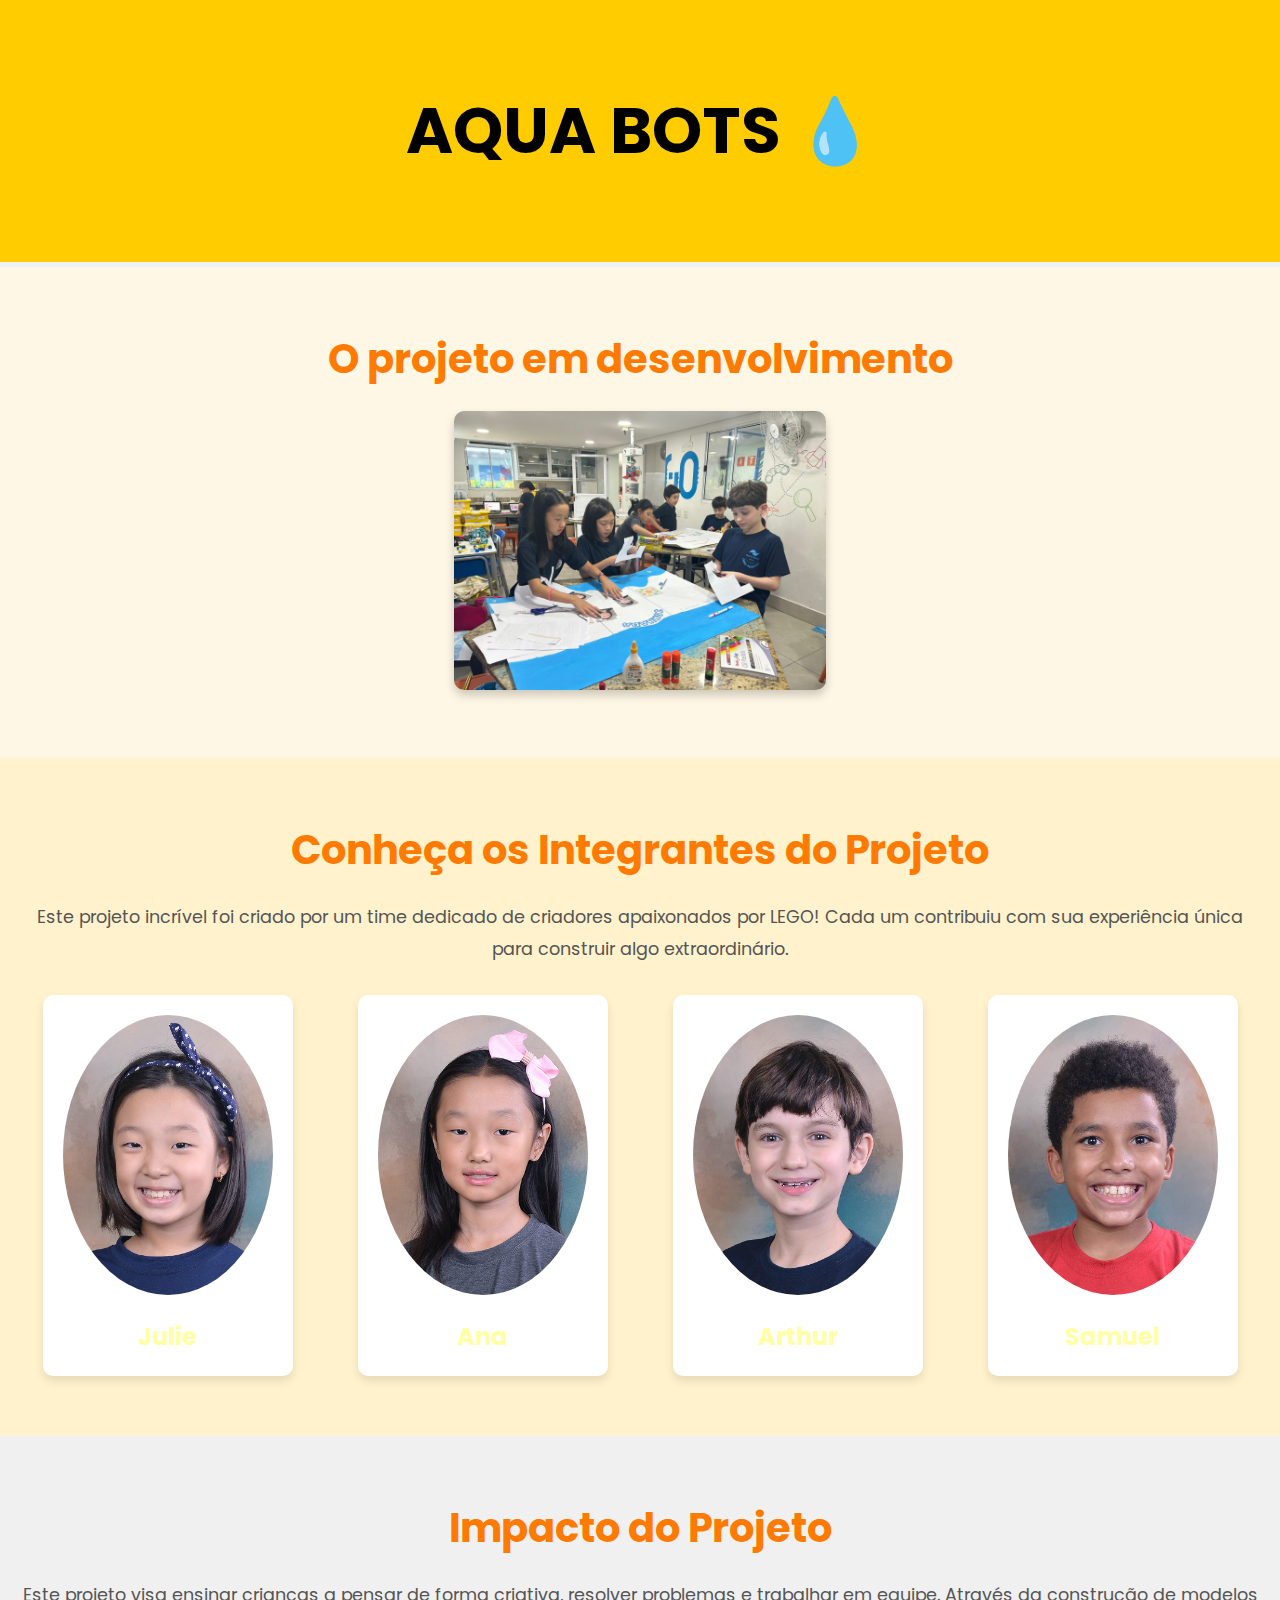
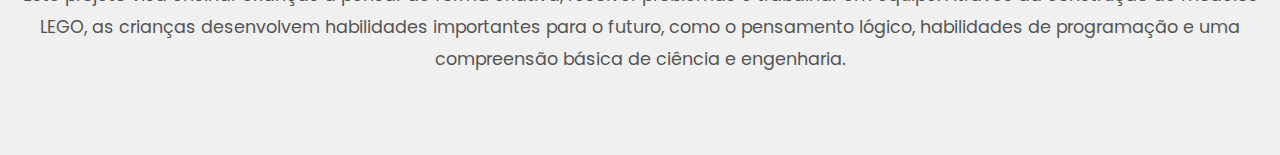
<file: aqua/index.html>
<!DOCTYPE html>
<html lang="pt-br">
<head>
  <meta charset="UTF-8">
  <meta name="viewport" content="width=device-width, initial-scale=1.0">
  <meta name="description" content="Projeto LEGO 2025 - Criatividade e Tecnologia para Crianças">
  <title>Aqua Bots</title>
  <link href="https://fonts.googleapis.com/css2?family=Poppins:wght@300;400;600&family=Roboto:wght@400;700&display=swap" rel="stylesheet">
  <link href="https://cdnjs.cloudflare.com/ajax/libs/font-awesome/6.0.0-beta3/css/all.min.css" rel="stylesheet">
  <link rel="stylesheet" href="style.css">
</head>
<body>

  <!-- Cabeçalho -->
  <header class="header">
    <div class="container">
      <h1>Aqua Bots 💧</h1>
    </div>
  </header>

  <!-- Seção de Imagens do Projeto -->
  <section class="galeria">
    <div class="container">
      <h2>O projeto em desenvolvimento</h2>
      <div class="imagens">
        <img src="projeto.jpeg" alt="Projeto LEGO 1">
      </div>
    </div>
  </section>

  <!-- Seção de Integrantes do Projeto -->
  <section class="integrantes">
    <div class="container">
      <h2>Conheça os Integrantes do Projeto</h2>
      <p>Este projeto incrível foi criado por um time dedicado de criadores apaixonados por LEGO! Cada um contribuiu com sua experiência única para construir algo extraordinário.</p>
      
      <div class="equipes">
        <div class="integrante">
          <img src="julie.jpg" alt="Integrante 1">
          <h3>Julie</h3>
        </div>
        <div class="integrante">
          <img src="ana.jpg" alt="Integrante 2">
          <h3>Ana</h3>
        </div>
        <div class="integrante">
          <img src="arthur.jpg" alt="Integrante 3">
          <h3>Arthur</h3>
        </div>
          <div class="integrante">
            <img src="samuel.jpg" alt="Integrante 3">
          <h3>Samuel</h3>
        </div>
      </div>
    </div>
  </section>

  <!-- Seção de Impacto do Projeto -->
  <section class="impacto">
    <div class="container">
      <h2>Impacto do Projeto</h2>
      <p>Este projeto visa ensinar crianças a pensar de forma criativa, resolver problemas e trabalhar em equipe. Através da construção de modelos LEGO, as crianças desenvolvem habilidades importantes para o futuro, como o pensamento lógico, habilidades de programação e uma compreensão básica de ciência e engenharia.</p>
    </div>
  </section>


</body>
</html>
</file>
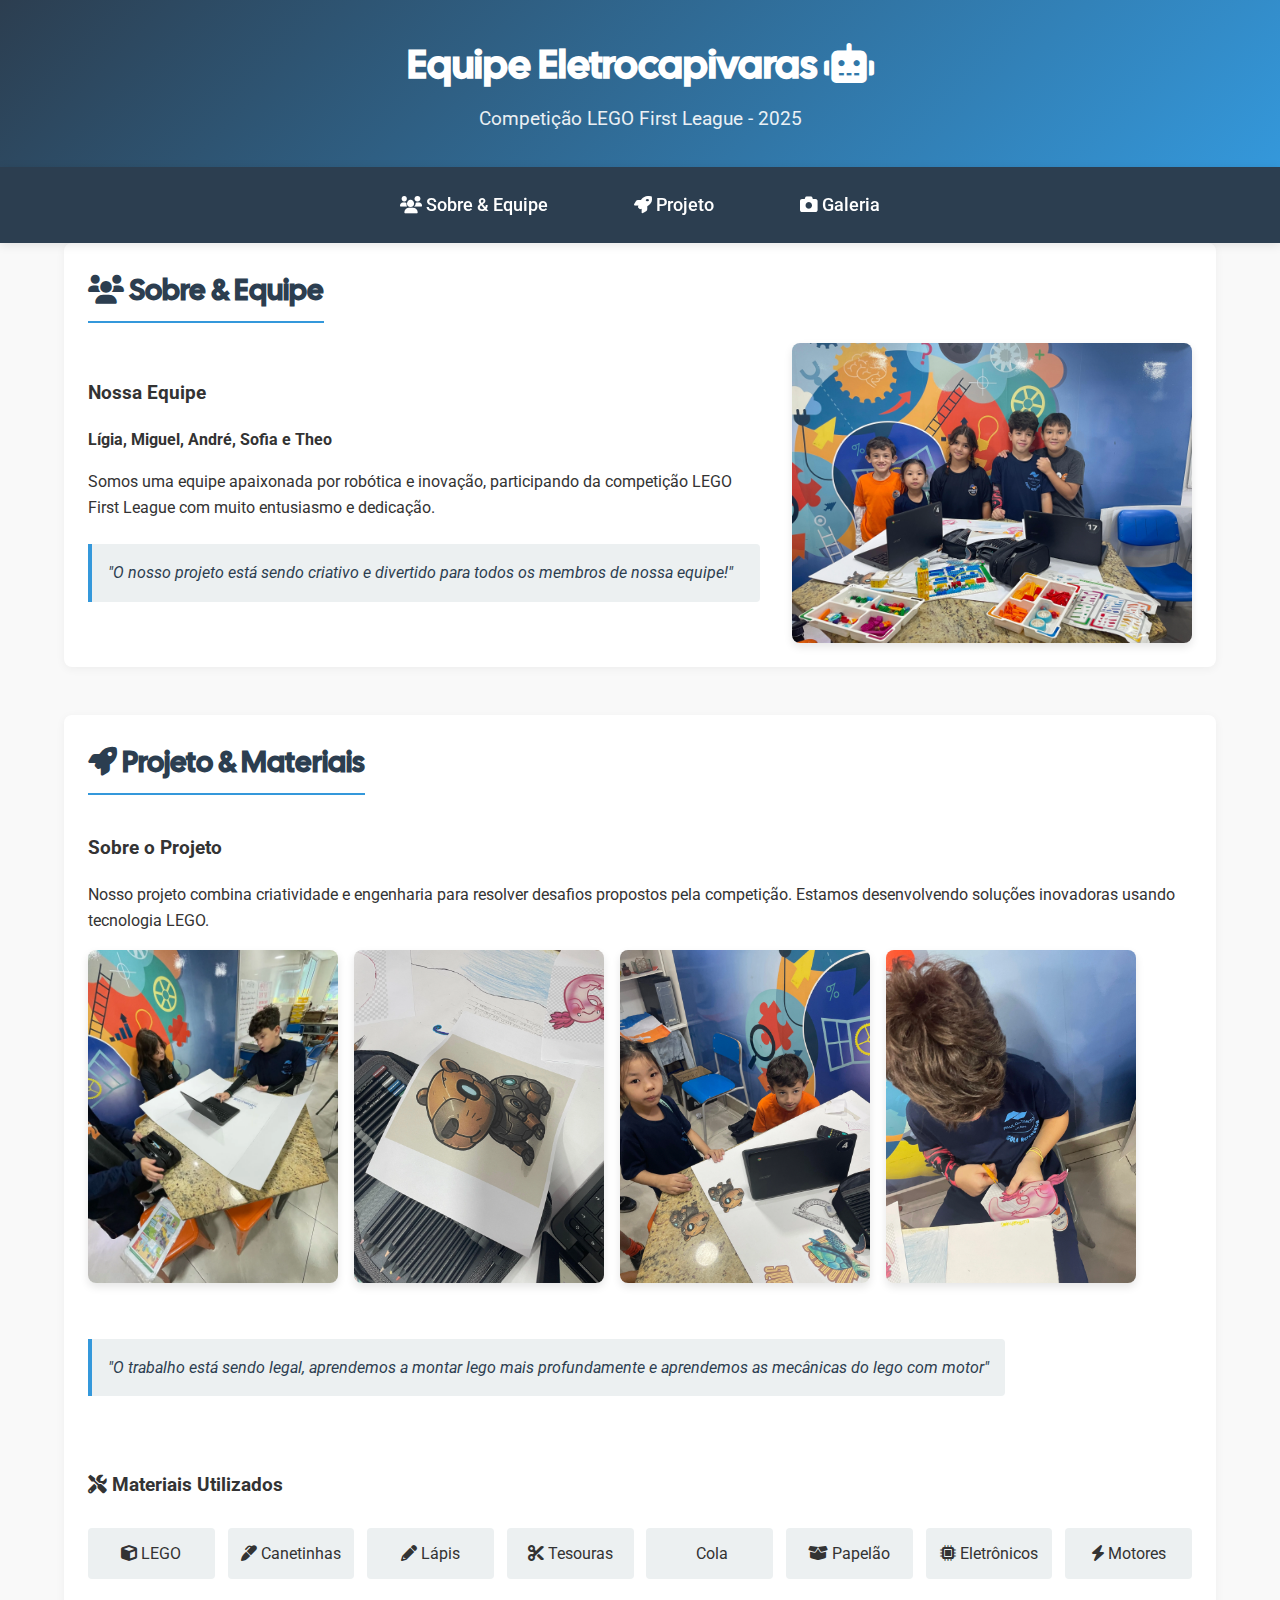
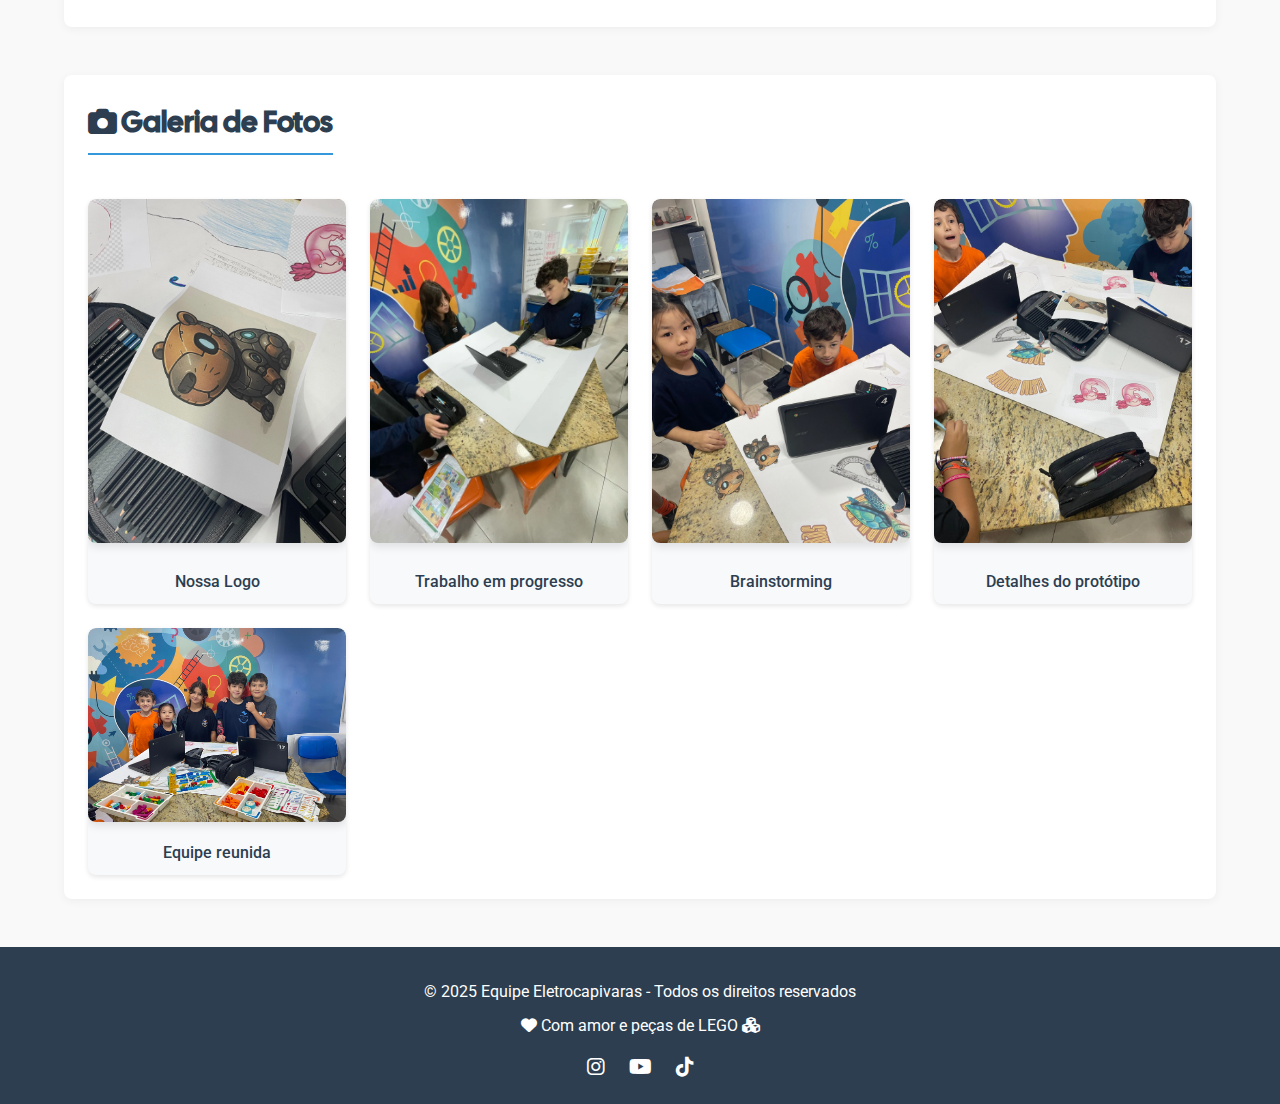
<file: capivaras/index.html>
<!DOCTYPE html>
<html lang="pt-BR">
<head>
    <meta charset="UTF-8">
    <meta name="viewport" content="width=device-width, initial-scale=1.0">
    <meta name="description" content="Site oficial da Equipe Eletrocapivaras para a competição LEGO First League 2025">
    <title>Equipe Eletrocapivaras - LEGO First League 2025</title>
    <link rel="stylesheet" href="style.css">
    <link rel="preconnect" href="https://fonts.googleapis.com">
    <link rel="preconnect" href="https://fonts.gstatic.com" crossorigin>
    <link href="https://fonts.googleapis.com/css2?family=Cal+Sans&family=Roboto:wght@400;700&display=swap" rel="stylesheet">
    <link rel="stylesheet" href="https://cdnjs.cloudflare.com/ajax/libs/font-awesome/6.0.0-beta3/css/all.min.css">
    <style>
        :root {
            --primary-color: #2c3e50;
            --secondary-color: #3498db;
            --accent-color: #e74c3c;
            --light-color: #ecf0f1;
            --dark-color: #2c3e50;
        }
        
        body {
            font-family: 'Roboto', sans-serif;
            line-height: 1.6;
            color: #333;
            margin: 0;
            padding: 0;
            background-color: #f9f9f9;
        }
        
        .container {
            width: 90%;
            max-width: 1200px;
            margin: 0 auto;
            padding: 0 15px;
        }
        
        header {
            background: linear-gradient(135deg, var(--primary-color), var(--secondary-color));
            color: white;
            padding: 2rem 0;
            text-align: center;
            box-shadow: 0 4px 12px rgba(0,0,0,0.1);
        }
        
        header h1 {
            margin: 0;
            font-size: 2.5rem;
            font-family: 'Cal Sans', sans-serif;
        }
        
        header p {
            margin: 0.5rem 0 0;
            font-size: 1.2rem;
            opacity: 0.9;
        }
        
        nav {
            background-color: var(--dark-color);
            position: sticky;
            top: 0;
            z-index: 100;
            box-shadow: 0 2px 10px rgba(0,0,0,0.1);
        }
        
        nav ul {
            list-style: none;
            padding: 0;
            margin: 0;
            display: flex;
            justify-content: center;
            gap: 1.5rem;
        }
        
        nav li {
            padding: 1rem 0;
        }
        
        nav a {
            color: white;
            text-decoration: none;
            font-weight: 500;
            font-size: 1.1rem;
            padding: 0.5rem 1rem;
            border-radius: 4px;
            transition: all 0.3s ease;
        }
        
        nav a:hover {
            background-color: var(--secondary-color);
            transform: translateY(-2px);
        }
        
        main {
            padding: 2rem 0;
        }
        
        section {
            margin-bottom: 3rem;
            padding: 1.5rem;
            background-color: white;
            border-radius: 8px;
            box-shadow: 0 2px 10px rgba(0,0,0,0.05);
        }
        
        h2 {
            color: var(--primary-color);
            font-family: 'Cal Sans', sans-serif;
            margin-top: 0;
            border-bottom: 2px solid var(--secondary-color);
            padding-bottom: 0.5rem;
            display: inline-block;
        }
        
        .projeto-descricao, .projeto-content {
            display: flex;
            flex-wrap: wrap;
            gap: 2rem;
            align-items: center;
            justify-content: space-between;
        }
        
        .equipe-info, .projeto-info, .materiais-info {
            flex: 1;
            min-width: 300px;
        }
        
        blockquote {
            font-style: italic;
            color: var(--dark-color);
            padding: 1rem;
            background-color: var(--light-color);
            border-left: 4px solid var(--secondary-color);
            border-radius: 0 4px 4px 0;
            margin: 1.5rem 0;
        }
        
        .materiais-lista {
            display: grid;
            grid-template-columns: repeat(auto-fill, minmax(120px, 1fr));
            gap: 0.8rem;
            padding: 0;
        }
        
        .materiais-lista li {
            list-style: none;
            background-color: var(--light-color);
            padding: 0.8rem;
            border-radius: 4px;
            text-align: center;
            transition: all 0.3s ease;
            cursor: default;
        }
        
        .materiais-lista li:hover {
            background-color: var(--secondary-color);
            color: white;
            transform: translateY(-3px);
        }
        
        .galeria-fotos {
            display: grid;
            grid-template-columns: repeat(auto-fill, minmax(250px, 1fr));
            gap: 1.5rem;
            margin-top: 1.5rem;
        }
        
        .galeria-item {
            text-align: center;
            transition: all 0.3s ease;
        }
        
        .galeria-item:hover {
            transform: translateY(-5px);
        }
        
        .galeria-item img {
            border-radius: 8px;
            box-shadow: 0 4px 8px rgba(0,0,0,0.1);
            transition: all 0.3s ease;
        }
        
        .galeria-item:hover img {
            box-shadow: 0 8px 16px rgba(0,0,0,0.15);
        }
        
        .galeria-item p {
            margin-top: 0.5rem;
            font-weight: 500;
            color: var(--dark-color);
        }
        
        .img1 {
            max-width: 100%;
            height: auto;
            border-radius: 8px;
            box-shadow: 0 4px 8px rgba(0,0,0,0.1);
            transition: all 0.3s ease;
        }
        
        .img1:hover {
            transform: scale(1.03);
            box-shadow: 0 6px 12px rgba(0,0,0,0.15);
        }
        
        footer {
            background-color: var(--dark-color);
            color: white;
            text-align: center;
            padding: 1.5rem 0;
            margin-top: 2rem;
        }
        
        footer p {
            margin: 0.5rem 0;
        }
        
        @media (max-width: 768px) {
            nav ul {
                flex-direction: column;
                gap: 0;
            }
            
            nav li {
                padding: 0.5rem 0;
                text-align: center;
            }
            
            .projeto-descricao, .projeto-content {
                flex-direction: column;
            }
            
            .equipe-info, .projeto-info, .materiais-info {
                min-width: 100%;
            }
        }
    </style>
</head>
<body>
    <header>
        <div class="container">
            <h1>Equipe Eletrocapivaras <i class="fas fa-robot"></i></h1>
            <p>Competição LEGO First League - 2025</p>
        </div>
    </header>

    <nav>
        <div class="container">
            <ul>
                <li><a href="#sobre"><i class="fas fa-users"></i> Sobre & Equipe</a></li>
                <li><a href="#projeto"><i class="fas fa-rocket"></i> Projeto</a></li>
                <li><a href="#galeria"><i class="fas fa-camera"></i> Galeria</a></li>
            </ul>
        </div>
    </nav>

    <main class="container">
        <section id="sobre">
            <h2><i class="fas fa-users"></i> Sobre & Equipe</h2>
            <div class="projeto-descricao">
                <div class="equipe-info">
                    <h3>Nossa Equipe</h3>
                    <p><strong>Lígia, Miguel, André, Sofia e Theo</strong></p>
                    <p>Somos uma equipe apaixonada por robótica e inovação, participando da competição LEGO First League com muito entusiasmo e dedicação.</p>
                    <blockquote>"O nosso projeto está sendo criativo e divertido para todos os membros de nossa equipe!"</blockquote>
                </div>
                <img class="img1" src="fotos/grupo.webp" alt="Foto da equipe" style="max-width: 400px;">   
            </div>
        </section>

        <section id="projeto">
            <h2><i class="fas fa-rocket"></i> Projeto & Materiais</h2>
            <div class="projeto-content">
                <div class="projeto-info">
                    <h3>Sobre o Projeto</h3>
                    <p>Nosso projeto combina criatividade e engenharia para resolver desafios propostos pela competição. Estamos desenvolvendo soluções inovadoras usando tecnologia LEGO.</p>
                    <div class="projeto-info">
                        
                        <div style="display: flex; flex-wrap: wrap; gap: 1rem; margin-top: 1rem;">
                            <img class="img1" src="fotos/trabalho.webp" alt="Trabalho em equipe" style="max-width: 250px;">
                            <img class="img1" src="fotos/capivara.webp" alt="Mascote capivara" style="max-width: 250px;">
                            <img class="img1" src="fotos/dois.webp" alt="Projeto em construção" style="max-width: 250px;">
                            <img class="img1" src="fotos/cima.webp" alt="Visão superior do projeto" style="max-width: 250px;">
                        </div>
                    </div>
                </div>
                <div>
                    <blockquote>"O trabalho está sendo legal, aprendemos a montar lego mais profundamente e aprendemos as mecânicas do lego com motor"</blockquote>
                </div>
                <div class="materiais-info">
                    <h3><i class="fas fa-tools"></i> Materiais Utilizados</h3>
                    <ul class="materiais-lista">
                        <li><i class="fas fa-cube"></i> LEGO</li>
                        <li><i class="fas fa-marker"></i> Canetinhas</li>
                        <li><i class="fas fa-pencil-alt"></i> Lápis</li>
                        <li><i class="fas fa-cut"></i> Tesouras</li>
                        <li><i class="fas fa-glue"></i> Cola</li>
                        <li><i class="fas fa-box-open"></i> Papelão</li>
                        <li><i class="fas fa-microchip"></i> Eletrônicos</li>
                        <li><i class="fas fa-bolt"></i> Motores</li>
                    </ul>
                </div>
            </div>
        </section>

        <section id="galeria">
            <h2><i class="fas fa-camera"></i> Galeria de Fotos</h2>
            <div class="galeria-fotos">
                <div class="galeria-item">
                    <img class="img1" src="fotos/capivara.webp" alt="Equipe trabalhando">
                    <p>Nossa Logo</p>
                </div>
                <div class="galeria-item">
                    <img class="img1" src="fotos/trabalho.webp" alt="Projeto em andamento">
                    <p>Trabalho em progresso</p>
                </div>
                <div class="galeria-item">
                    <img class="img1" src="fotos/dois.webp" alt="Equipe planejando">
                    <p>Brainstorming</p>
                </div>
                <div class="galeria-item">
                    <img class="img1" src="fotos/carinha feliz.webp" alt="Detalhes do projeto">
                    <p>Detalhes do protótipo</p>
                </div>
                <div class="galeria-item" style="display: flex; flex-direction: column; align-items: center;">
                    <img class="img1" src="fotos/grupo.webp" alt="Equipe trabalhando">
                    <p>Equipe reunida</p>
                </div>
            </div>
        </section>
    </main>

    <footer>
        <div class="container">
            <p>&copy; 2025 Equipe Eletrocapivaras - Todos os direitos reservados</p>
            <p><i class="fas fa-heart"></i> Com amor e peças de LEGO <i class="fas fa-cubes"></i></p>
            <div style="margin-top: 1rem;">
                <a href="#" style="color: white; margin: 0 10px;"><i class="fab fa-instagram fa-lg"></i></a>
                <a href="#" style="color: white; margin: 0 10px;"><i class="fab fa-youtube fa-lg"></i></a>
                <a href="#" style="color: white; margin: 0 10px;"><i class="fab fa-tiktok fa-lg"></i></a>
            </div>
        </div>
    </footer>
</body>
</html>
</file>
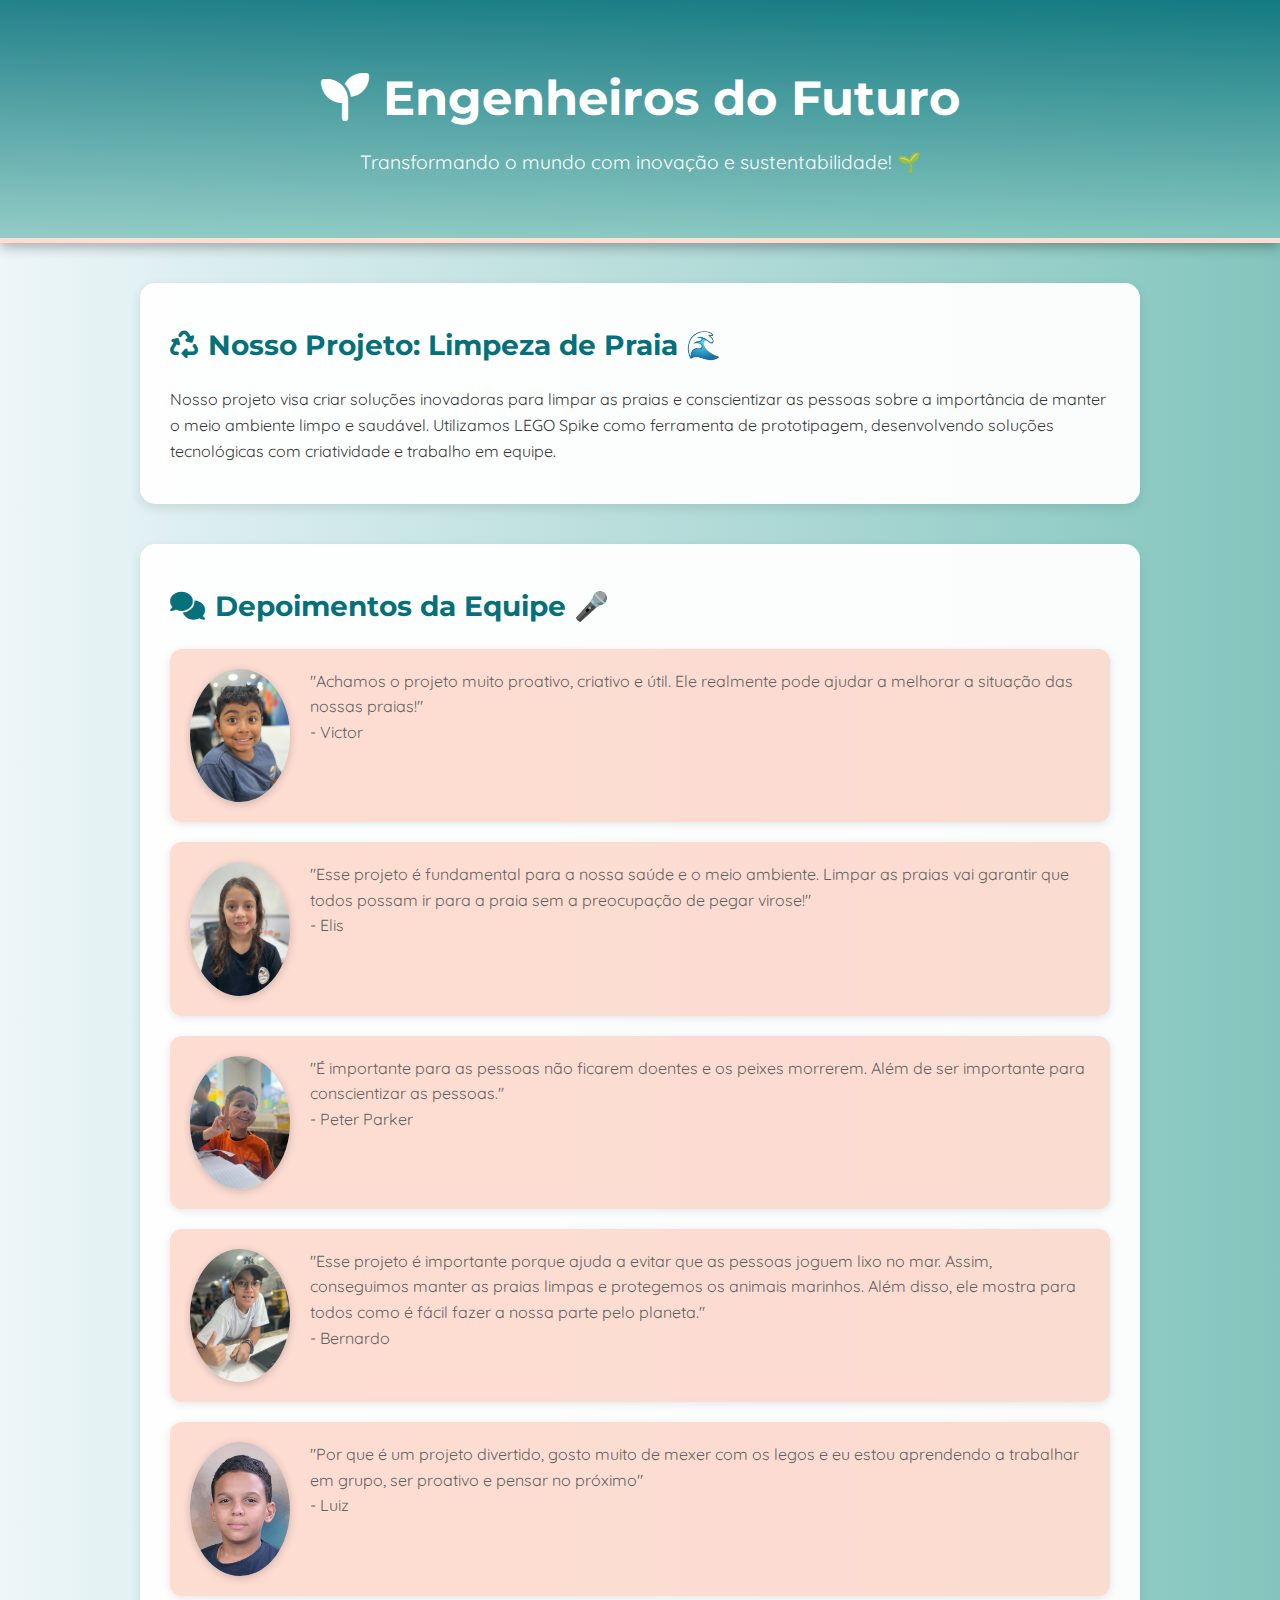
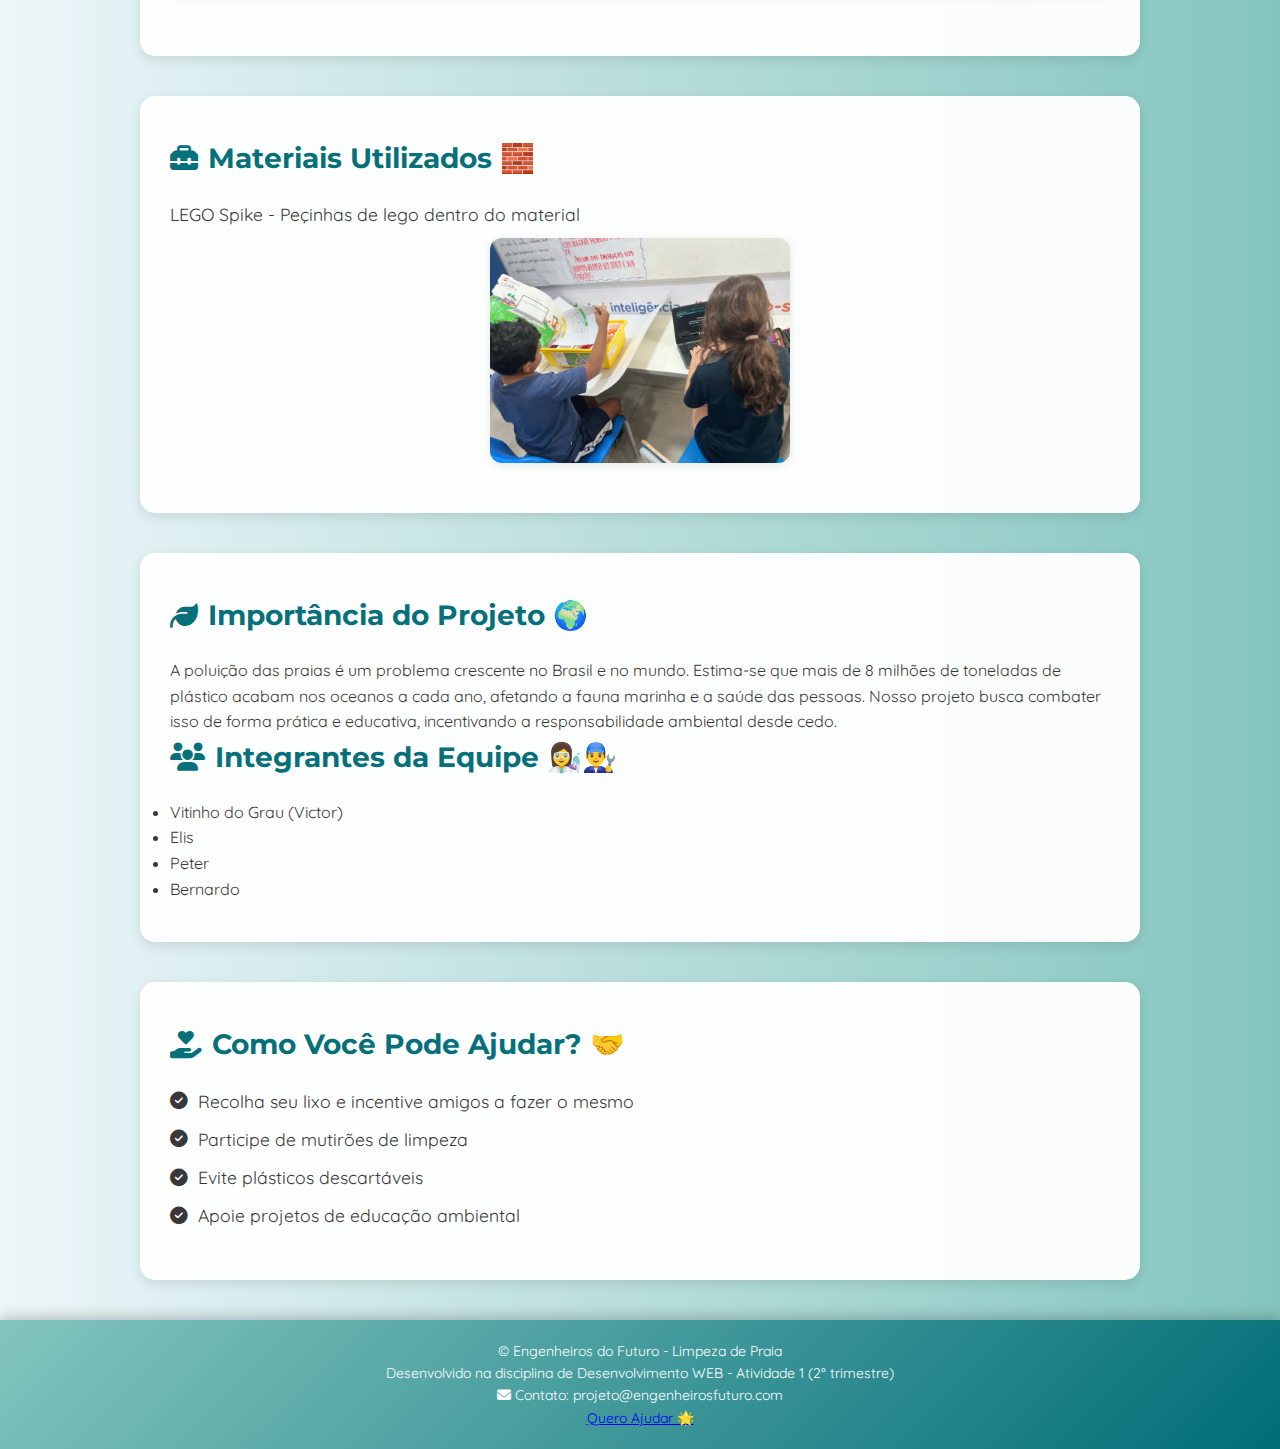
<file: engenheiros/index.html>
<!DOCTYPE html>
<html lang="pt-BR">
<head>
  <meta charset="UTF-8" />
  <meta name="viewport" content="width=device-width, initial-scale=1.0" />
  <title>Engenheiros do Futuro - Limpeza de Praia</title>
  <link href="https://fonts.googleapis.com/css2?family=Montserrat:wght@600&family=Quicksand:wght@400&display=swap" rel="stylesheet">
  <link rel="stylesheet" href="https://cdnjs.cloudflare.com/ajax/libs/font-awesome/6.5.0/css/all.min.css">
  <link rel="stylesheet" href="Desenvolvimento.css">
</head>
<body>
  <div class="lego-canto"></div>

  <header class="cabecalho">
    <h1><i class="fas fa-seedling"></i> Engenheiros do Futuro</h1>
    <p>Transformando o mundo com inovação e sustentabilidade! 🌱</p>
  </header>

  <section class="sobre fade-in">
    <h2><i class="fas fa-recycle"></i> Nosso Projeto: Limpeza de Praia 🌊</h2>
    <p>Nosso projeto visa criar soluções inovadoras para limpar as praias e conscientizar as pessoas sobre a importância de manter o meio ambiente limpo e saudável. Utilizamos LEGO Spike como ferramenta de prototipagem, desenvolvendo soluções tecnológicas com criatividade e trabalho em equipe.</p>
  </section>

  <section class="depoimentos fade-in">
    <h2><i class="fas fa-comments"></i> Depoimentos da Equipe 🎤</h2>
    <div class="card">
      <img src="fotos/FOTO1.jpeg" alt="Vitinho do Grau" class="imagem-depoente">
      <p>"Achamos o projeto muito proativo, criativo e útil. Ele realmente pode ajudar a melhorar a situação das nossas praias!"</p>
      <span>- Victor</span>
    </div>
    <div class="card">
      <img src="fotos/FOTOS2.webp" alt="Elis" class="imagem-depoente">
      <p>"Esse projeto é fundamental para a nossa saúde e o meio ambiente. Limpar as praias vai garantir que todos possam ir para a praia sem a preocupação de pegar virose!"</p>
      <span>- Elis</span>
    </div>
    <div class="card">
      <img src="fotos/FOTO5.webp" alt="Peter Parker" class="imagem-depoente">
      <p>"É importante para as pessoas não ficarem doentes e os peixes morrerem. Além de ser importante para conscientizar as pessoas."</p>
      <span>- Peter Parker</span>
    </div>
    <div class="card">
      <img src="fotos/FOTO4.webp" alt="Bernardo" class="imagem-depoente">
      <p>"Esse projeto é importante porque ajuda a evitar que as pessoas joguem lixo no mar. Assim, conseguimos manter as praias limpas e protegemos os animais marinhos. Além disso, ele mostra para todos como é fácil fazer a nossa parte pelo planeta."</p>
      <span>- Bernardo</span>
    </div>
    <div class="card">
      <img src="fotos/luiz.jpg" alt="Bernardo" class="imagem-depoente">
      <p>"Por que é um projeto divertido, gosto muito de mexer com os legos e eu estou aprendendo a trabalhar em grupo, ser proativo e pensar no próximo"</p>
      <span>- Luiz</span>
    </div>
  </section>

  <section class="materiais fade-in">
    <h2><i class="fas fa-toolbox"></i> Materiais Utilizados 🧱</h2>
    <ul>
      <li>LEGO Spike - Peçinhas de lego dentro do material</li>
    </ul>
    <img src="fotos/FOTOS3.jpeg" alt="LEGO Spike sendo utilizado" class="imagem-ilustrativa">
  </section>

  <section class="informacoes fade-in">
    <h2><i class="fas fa-leaf"></i> Importância do Projeto 🌍</h2>
    <p>A poluição das praias é um problema crescente no Brasil e no mundo. Estima-se que mais de 8 milhões de toneladas de plástico acabam nos oceanos a cada ano, afetando a fauna marinha e a saúde das pessoas. Nosso projeto busca combater isso de forma prática e educativa, incentivando a responsabilidade ambiental desde cedo.</p>

    <h2><i class="fas fa-users"></i> Integrantes da Equipe 👩‍🔬👨‍🔧</h2>
    <ul>
      <li>Vitinho do Grau (Victor)</li>
      <li>Elis</li>
      <li>Peter</li>
      <li>Bernardo</li>
    </ul>
  </section>

  <section class="ajuda fade-in">
    <h2><i class="fas fa-hand-holding-heart"></i> Como Você Pode Ajudar? 🤝</h2>
    <ul>
      <li><i class="fas fa-check-circle"></i> Recolha seu lixo e incentive amigos a fazer o mesmo</li>
      <li><i class="fas fa-check-circle"></i> Participe de mutirões de limpeza</li>
      <li><i class="fas fa-check-circle"></i> Evite plásticos descartáveis</li>
      <li><i class="fas fa-check-circle"></i> Apoie projetos de educação ambiental</li>
    </ul>
  </section>

  <footer class="rodape">
    <p>© Engenheiros do Futuro - Limpeza de Praia</p>
    <p>Desenvolvido na disciplina de Desenvolvimento WEB - Atividade 1 (2° trimestre)</p>
    <p><i class="fas fa-envelope"></i> Contato: projeto@engenheirosfuturo.com</p>
    <a href="#" class="botao-lego">Quero Ajudar 🌟</a>
  </footer>
</body>
</html>
</file>
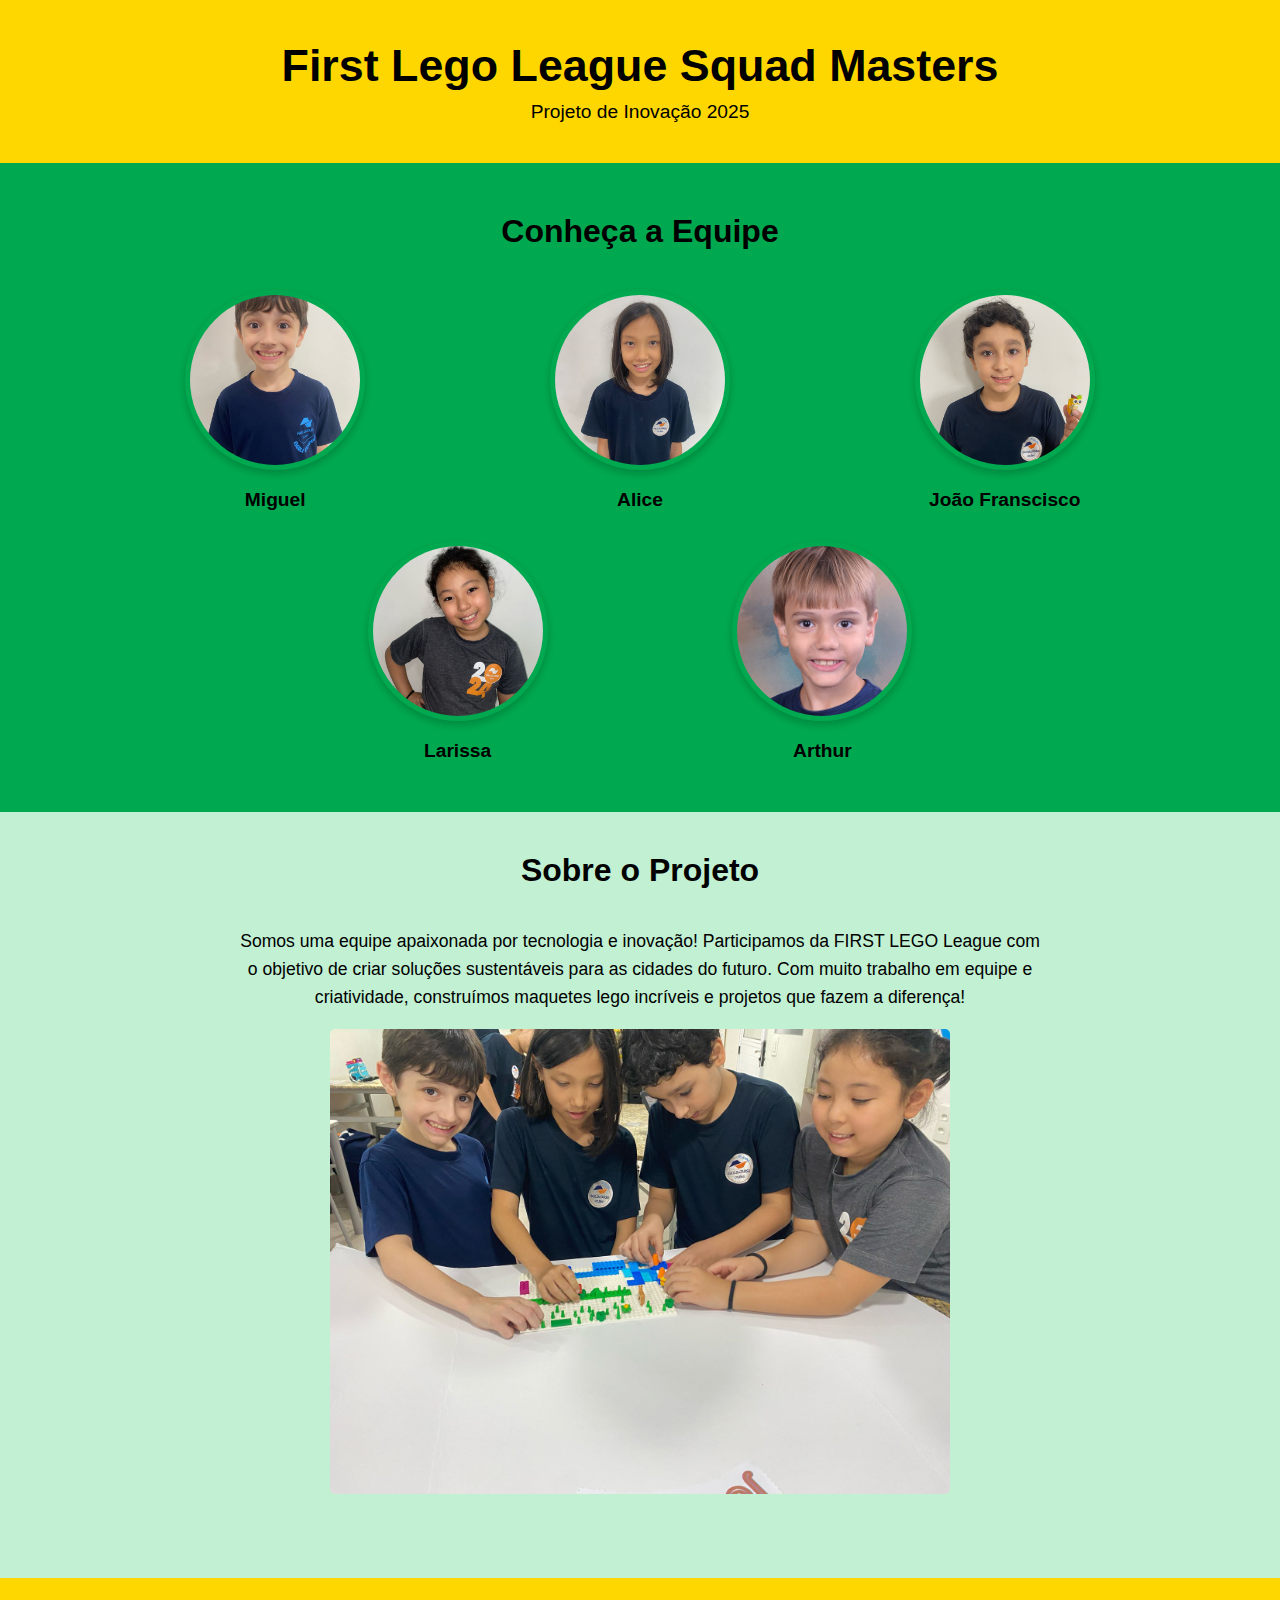
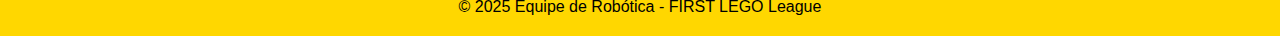
<file: squad/index.html>
<!DOCTYPE html>
<html lang="pt-BR">
<head>
  <meta charset="UTF-8">
  <meta name="viewport" content="width=device-width, initial-scale=1">
  <title>Equipe FIRST LEGO League</title>
  <link rel="stylesheet" href="style.css">
</head>
<body>

<header>
  <div class="container">
    <h1>First Lego League Squad Masters </h1>
    <p>Projeto de Inovação 2025</p>
  </div>
</header>

<section class="participants">
  <div class="container">
    <h2>Conheça a Equipe</h2>
    <div class="team">
      <div class="member">
        <img src="imagem-miguel.jpg" alt="Miguel">
        <h3>Miguel</h3>
      </div>
      
      <div class="member">
        <img src="imagem-livia.jpg" alt="Livia">
        <h3>Alice</h3>
      </div>

      <div class="member">
        <img src="imagem-joão.jpg" alt="João Franscisco">
        <h3>João Franscisco</h3>
      </div>
      <div class="member">
        <img src="imagem-aluna.jpeg" alt="aluna4">
        <h3>Larissa</h3>
      </div>

      <div class="member">
        <img src="arthur.jpg" alt="aluna4">
        <h3>Arthur</h3>
      </div>

    </div>
  </div>
</section>

<section class="description">
  <div class="container">
    <h2>Sobre o Projeto</h2>
    <br>
    <p>
      Somos uma equipe apaixonada por tecnologia e inovação! Participamos da FIRST LEGO League com o objetivo de criar soluções sustentáveis para as cidades do futuro. Com muito trabalho em equipe e criatividade, construímos maquetes lego incríveis e projetos que fazem a diferença!
    </p>
  </div>
    <br>
   <img style="border-radius: 5px;" src="imagem-grupo.jpg" alt="Grupo">
  
</section>

<footer>
  <div class="container">
    <p>© 2025 Equipe de Robótica - FIRST LEGO League</p>
  </div>
</footer>

</body>
</html>
</file>
<file: capivaras/style.css>
/* Estilos gerais */
body {
  font-family: 'Roboto', sans-serif;
  line-height: 1.6;
  margin: 0;
  padding: 0;
  color: #333;
  background-color: #f9f9f9;
}

.container {
  width: 90%;
  max-width: 1200px;
  margin: 0 auto;
  padding: 20px 0;
}

/* Cabeçalho */
header {
  background-color: #2c3e50;
  color: white;
  text-align: center;
  padding: 30px 0;
  box-shadow: 0 2px 5px rgba(0,0,0,0.1);
}

header h1 {
  font-family: 'Cal Sans', sans-serif;
  font-size: 2.5em;
  margin: 0;
}

header p {
  margin: 10px 0 0;
  font-size: 1.2em;
}

/* Navegação */
nav {
  background-color: #34495e;
  box-shadow: 0 2px 5px rgba(0,0,0,0.1);
}

nav ul {
  list-style: none;
  padding: 0;
  margin: 0;
  display: flex;
  justify-content: center;
}

nav li {
  margin: 0 15px;
}

nav a {
  color: white;
  text-decoration: none;
  padding: 15px 10px;
  display: block;
  font-weight: bold;
  font-size: 1.1em;
}

/* Seções */
section {
  margin-bottom: 40px;
  padding: 30px 0;
  background-color: white;
  border-radius: 8px;
  box-shadow: 0 2px 5px rgba(0,0,0,0.05);
  padding: 20px;
}

h2 {
  font-family: 'Cal Sans', sans-serif;
  color: #2c3e50;
  border-bottom: 2px solid #3498db;
  padding-bottom: 10px;
  margin-bottom: 20px;
  font-size: 1.8em;
}

/* Sobre & Equipe */
.projeto-descricao {
  display: flex;
  flex-wrap: wrap;
  align-items: center;
  gap: 30px;
}

.equipe-info {
  flex: 1;
  min-width: 300px;
}

blockquote {
  font-style: italic;
  background-color: #f8f9fa;
  padding: 15px;
  border-left: 4px solid #3498db;
  margin: 20px 0;
}

/* Projeto & Materiais */
.projeto-content {
  display: flex;
  flex-wrap: wrap;
  gap: 30px;
}

.projeto-info {
  flex: 2;
  min-width: 300px;
}

.materiais-info {
  flex: 1;
  min-width: 250px;
}

.materiais-lista {
  list-style-type: none;
  padding: 0;
}

.materiais-lista li {
  background-color: #f8f9fa;
  margin: 8px 0;
  padding: 10px 15px;
  border-radius: 4px;
  transition: background-color 0.2s;
}

.materiais-lista li:hover {
  background-color: #e9ecef;
}

/* Galeria */
.galeria-fotos {
  display: grid;
  grid-template-columns: repeat(auto-fill, minmax(250px, 1fr));
  gap: 20px;
}

.galeria-item {
  background-color: #f8f9fa;
  border-radius: 8px;
  overflow: hidden;
  box-shadow: 0 2px 5px rgba(0,0,0,0.1);
  transition: transform 0.2s, box-shadow 0.2s;
}

.galeria-item:hover {
  transform: translateY(-5px);
  box-shadow: 0 5px 15px rgba(0,0,0,0.1);
}

.galeria-item p {
  padding: 10px;
  text-align: center;
  margin: 0;
  font-weight: bold;
}

/* Rodapé */
footer {
  background-color: #2c3e50;
  color: white;
  text-align: center;
  padding: 20px 0;
  margin-top: 40px;
}

footer p {
  margin: 5px 0;
}

/* Efeitos */
.zoom {
  transition: transform .2s;
}

.zoom:hover {
  transform: scale(1.05);
}

.img1 {
  max-width: 100%;
  height: auto;
  border-radius: 8px;
  box-shadow: 0 4px 8px rgba(0,0,0,0.1);
  transition: transform .2s, box-shadow .2s;
}

.img1:hover {
  transform: scale(1.03);
  box-shadow: 0 6px 12px rgba(0,0,0,0.15);
}

/* Responsividade */
@media (max-width: 768px) {
  nav ul {
      flex-direction: column;
      align-items: center;
  }
  
  nav li {
      margin: 5px 0;
  }
  
  .projeto-descricao, .projeto-content {
      flex-direction: column;
  }
  
  .galeria-fotos {
      grid-template-columns: 1fr;
  }
  .galeria-item img {
    display: block;
    margin: 0 auto;
    border-radius: 8px;
    box-shadow: 0 4px 8px rgba(0,0,0,0.1);
    transition: all 0.3s ease;
}
}
</file>
<file: engenheiros/Desenvolvimento.css>
body {
  font-family: 'Quicksand', sans-serif;
  background: url('https://www.transparenttextures.com/patterns/lego.png'), linear-gradient(to right, #edf6f9, #83c5be);
  color: #333;
  line-height: 1.6;
  background-repeat: repeat;
}

* {
  margin: 0;
  padding: 0;
  box-sizing: border-box;
}

.cabecalho {
  background:
    linear-gradient(rgba(0, 109, 119, 0.85), rgba(131, 197, 190, 0.85)),
    url('https://images.unsplash.com/photo-1507525428034-b723cf961d3e?auto=format&fit=crop&w=1600&q=80') center/cover no-repeat;
  color: white;
  text-align: center;
  padding: 60px 20px;
  box-shadow: 0 4px 12px rgba(0, 0, 0, 0.3);
  border-bottom: 5px solid #ffddd2;
}

.cabecalho h1 {
  font-family: 'Montserrat', sans-serif;
  font-size: 3em;
  margin-bottom: 10px;
}

.cabecalho p {
  font-size: 1.2em;
}

section {
  background: white;
  margin: 40px auto;
  padding: 40px 30px;
  width: 90%;
  max-width: 1000px;
  border-radius: 15px;
  box-shadow: 0 4px 12px rgba(0, 0, 0, 0.1);
  opacity: 0.97;
  transition: transform 0.3s ease, opacity 0.5s ease;
}

section:hover {
  transform: scale(1.01);
}

h2 {
  color: #006d77;
  margin-bottom: 20px;
  font-size: 28px;
  font-family: 'Montserrat', sans-serif;
  display: flex;
  align-items: center;
  gap: 10px;
}

.card {
  background: #ffddd2;
  padding: 20px;
  margin: 20px 0;
  border-radius: 12px;
  color: #5e5e5e;
  box-shadow: 0 2px 8px rgba(0, 0, 0, 0.1);
  position: relative;
  overflow: auto;
}

/* AQUI FOI REMOVIDO O ::before COM O EMOJI */

.materiais ul,
.ajuda ul {
  list-style: none;
  padding-left: 0;
  font-size: 1.1em;
}

.ajuda ul li {
  margin-bottom: 10px;
  display: flex;
  align-items: center;
  gap: 10px;
  color: #333;
}

.rodape {
  background: linear-gradient(135deg, #83c5be, #006d77);
  text-align: center;
  color: white;
  padding: 20px;
  margin-top: 40px;
  font-size: 14px;
  box-shadow: 0 -4px 12px rgba(0, 0, 0, 0.2);
}

.fade-in {
  animation: fadeIn ease 2s;
}

@keyframes fadeIn {
  from { opacity: 0; transform: translateY(20px); }
  to { opacity: 1; transform: translateY(0); }
}

.imagem-ilustrativa {
  display: block;
  max-width: 100%;
  margin: 20px auto;
  border-radius: 10px;
  box-shadow: 0 4px 12px rgba(0, 0, 0, 0.2);
}

/* TAMANHO DAS IMAGENS DOS MATERIAIS */
.materiais img {
  max-width: 300px;
  width: 100%;
  height: auto;
  margin: 10px auto;
  display: block;
  border-radius: 12px;
  box-shadow: 0 2px 8px rgba(0,0,0,0.1);
}

.imagem-depoente {
  width: 100px;
  border-radius: 50%;
  float: left;
  margin-right: 20px;
  box-shadow: 0 2px 8px rgba(0, 0, 0, 0.2);
}
</file>
<file: squad/style.css>
/* estilos.css */

/* Cores baseadas nas imagens enviadas, invertidas */
:root {
    --verde-principal: #00A94F; /* Verde forte */
    --amarelo-principal: #FFD700; /* Amarelo ouro */
    --verde-claro: #C1F0D2; /* Verde bem claro para fundo */
    --preto: #000000;
  }
  
  * {
    margin: 0;
    padding: 0;
    box-sizing: border-box;
  }
  
  body {
    font-family: 'Poppins', Arial, sans-serif;
    background-color: var(--verde-claro);
    color: var(--preto);
  }
  
  .container {
    width: 90%;
    max-width: 1200px;
    margin: auto;
  }
  
  header {
    background-color: var(--amarelo-principal);
    color: var(--preto);
    padding: 40px 0;
    text-align: center;
  }
  
  header h1 {
    font-size: 2.8rem;
  }
  
  header p {
    margin-top: 10px;
    font-size: 1.2rem;
  }
  
  section.description {
    padding: 40px 20px;
    background-color: var(--branco); /* fundo branco */
    text-align: center;
  }
  
  
  section.description h2 {
    color: var(--preto);
    margin-bottom: 20px;
    font-size: 2rem;
  }
  
  section.description p {
    font-size: 1.1rem;
    line-height: 1.6;
    max-width: 800px;
    margin: 0 auto;
    color: var(--preto);
  }
  
  section.participants {
    padding: 50px 20px;
    background-color: var(--verde-principal); /* Agora fundo verde */
    text-align: center;
  }
  
  
  section.participants h2 {
    color: var(--preto);
    margin-bottom: 40px;
    font-size: 2rem;
  }
  
  .team {
    display: flex;
    flex-wrap: wrap;
    justify-content: center;
    gap: 30px;
  }
  
  .member {
    width: 30%;
    text-align: center;
  }
  
  .member img {
    width: 180px;
    height: 180px;
    object-fit: cover;
    border-radius: 50%;
    border: 5px solid var(--verde-principal);
    background-color: white;
    box-shadow: 0 4px 8px rgba(0,0,0,0.2);
    transition: transform 0.3s;
  }
  
  .member img:hover {
    transform: scale(1.05);
  }
  
  .member h3 {
    margin-top: 15px;
    font-size: 1.2rem;
    color: var(--preto);
  }
  
  footer {
    background-color: var(--amarelo-principal);
    color: var(--preto);
    text-align: center;
    padding: 20px 0;
    margin-top: 40px;
  }
  
  img {
    width: 50%;
  }
</file>
<file: aqua/style.css>
/* Reset de Estilos */
* {
    margin: 0;
    padding: 0;
    box-sizing: border-box;
  }
  
  body {
    font-family: 'Poppins', sans-serif;
    background-color: #fffbe5; /* Amarelo claro */
    color: #333;
    line-height: 1.6;
  }
  
  /* Cabeçalho */
  .header {
    background-color: #ffbf47; /* Laranja suave */
    color: white;
    text-align: center;
    padding: 80px 20px;
    border-bottom: 5px solid #f1f1f1;
  }
  
  .header h1 {
    font-size: 4rem;
    text-transform: uppercase;
  }
  
  .header .subtitulo {
    font-size: 1.5rem;
    margin-top: 15px;
  }
  
  /* Seções */
  section {
    padding: 60px 20px;
    text-align: center;
  }
  
  /* Títulos */
  section h2 {
    font-size: 2.5rem;
    color: #ff7a00;
    margin-bottom: 20px;
  }
  
  /* Descrição e parágrafo */
  section p {
    font-size: 1.1rem;
    color: #555;
    margin-bottom: 20px;
    line-height: 1.8;
  }
  
  /* Botão */
  .btn-explorar {
    background-color: #ff7a00;
    color: white;
    font-size: 1.2rem;
    padding: 12px 30px;
    border: none;
    border-radius: 8px;
    cursor: pointer;
    transition: background-color 0.3s ease;
  }
  
  .btn-explorar:hover {
    background-color: #e66a00;
  }
  
  /* Galeria de Imagens */
  .galeria {
    background-color: #fef7e6; /* Amarelo muito claro */
  }
  
  .galeria img {
    width: 30%;
    border-radius: 10px;
    box-shadow: 0 5px 10px rgba(0, 0, 0, 0.2);
    transition: transform 0.3s ease;
  }
  
  .galeria img:hover {
    transform: scale(1.05);
  }
  
  /* Seção de Integrantes */
  .integrantes {
    background-color: #fff2cc;
  }
  
  .equipes {
    display: flex;
    justify-content: space-around;
    gap: 20px;
    margin-top: 30px;
  }
  
  .integrante {
    background-color: white;
    padding: 20px;
    border-radius: 10px;
    box-shadow: 0 5px 10px rgba(0, 0, 0, 0.1);
    width: 250px;
    text-align: center;
  }
  
  .integrante img {
    width: 100%;
    border-radius: 50%;
    margin-bottom: 15px;
  }
  
  .integrante h3 {
    font-size: 1.5rem;
    color: #ff7a
  }
  
   body {
    background-color: #f0f0f0;
    font-family: 'Poppins', sans-serif;
    color: #333;
  }
  .header {
    background-color: #ffcc00;
    color: #000;
  }
  .btn-explorar {
    background-color: #007bff;
    color: #fff;
    border: none;
    padding: 10px 20px;
    border-radius: 5px;
    cursor: pointer;
  }
</file>
